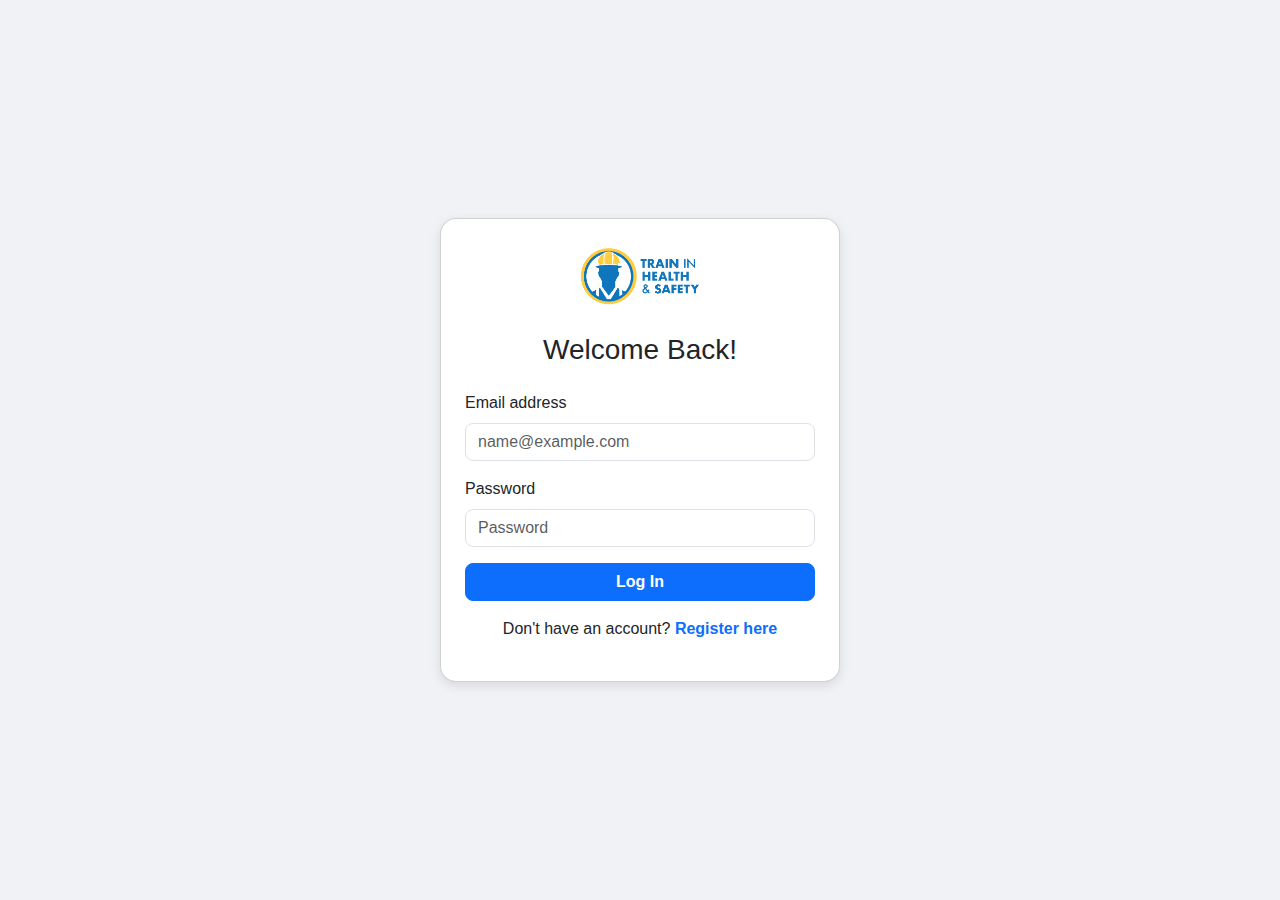
<file: index.html>
<!DOCTYPE html>
<html lang="en">
<head>
    <meta charset="UTF-8">
    <meta name="viewport" content="width=device-width, initial-scale=1.0">
    <title>Training App Login</title>
    <link rel="icon" href="ico.png" type="image/png">
    <!-- Bootstrap CSS for responsive design and components -->
    <link href="https://cdn.jsdelivr.net/npm/bootstrap@5.3.3/dist/css/bootstrap.min.css" rel="stylesheet">
    <!-- Link to our external stylesheet -->
    <link rel="stylesheet" href="css/style.css">
</head>
<body>

    <div class="container">
        <div class="card p-4">
            <!-- Logo Section -->
            <img src="img/logo.png" alt="Training App Logo" class="img-fluid mb-4 d-block mx-auto" style="max-width: 150px;">
            
            <!-- Login Form Section -->
            <div id="login-form">
                <h3 class="card-title text-center mb-4">Welcome Back!</h3>
                <form>
                    <div class="mb-3">
                        <label for="login-email" class="form-label">Email address</label>
                        <input type="email" class="form-control" id="login-email" placeholder="name@example.com" required>
                    </div>
                    <div class="mb-3">
                        <label for="login-password" class="form-label">Password</label>
                        <input type="password" class="form-control" id="login-password" placeholder="Password" required>
                    </div>
                    <button type="submit" class="btn btn-primary w-100">Log In</button>
                     <div id="login-loader" class="loader mt-3" style="display: none;"></div>
                </form>
                <div class="text-center mt-3">
                    <p>Don't have an account? <a href="#" id="show-register">Register here</a></p>
                </div>
            </div>

            <!-- Registration Form Section (initially hidden) -->
            <div id="register-form" style="display: none;">
                <h3 class="card-title text-center mb-4">Create Account</h3>
                <form>
                    <div class="mb-3">
                        <label for="register-name" class="form-label">Full Name</label>
                        <input type="text" class="form-control" id="register-name" placeholder="Full Name" required>
                    </div>
                    <div class="mb-3">
                        <label for="register-email" class="form-label">Email address</label>
                        <input type="email" class="form-control" id="register-email" placeholder="name@example.com" required>
                    </div>
                    <div class="mb-3">
                        <label for="register-password" class="form-label">Password</label>
                        <input type="password" class="form-control" id="register-password" placeholder="Password" required>
                    </div>
                    <div class="mb-3">
                        <label for="confirm-password" class="form-label">Confirm Password</label>
                        <input type="password" class="form-control" id="confirm-password" placeholder="Confirm Password" required>
                    </div>
                    <button type="submit" class="btn btn-success w-100">Register</button>
                    <div id="register-loader" class="loader mt-3" style="display: none;"></div>
                </form>
                <div class="text-center mt-3">
                    <p>Already have an account? <a href="#" id="show-login">Log In here</a></p>
                </div>
            </div>
        </div>
    </div>

    <!-- Bootstrap JS and Popper -->
    <script src="https://cdn.jsdelivr.net/npm/bootstrap@5.3.3/dist/js/bootstrap.bundle.min.js"></script>
    <!-- Link to our external JavaScript file -->
    <script src="js/app.js"></script>
</body>
</html>
</file>
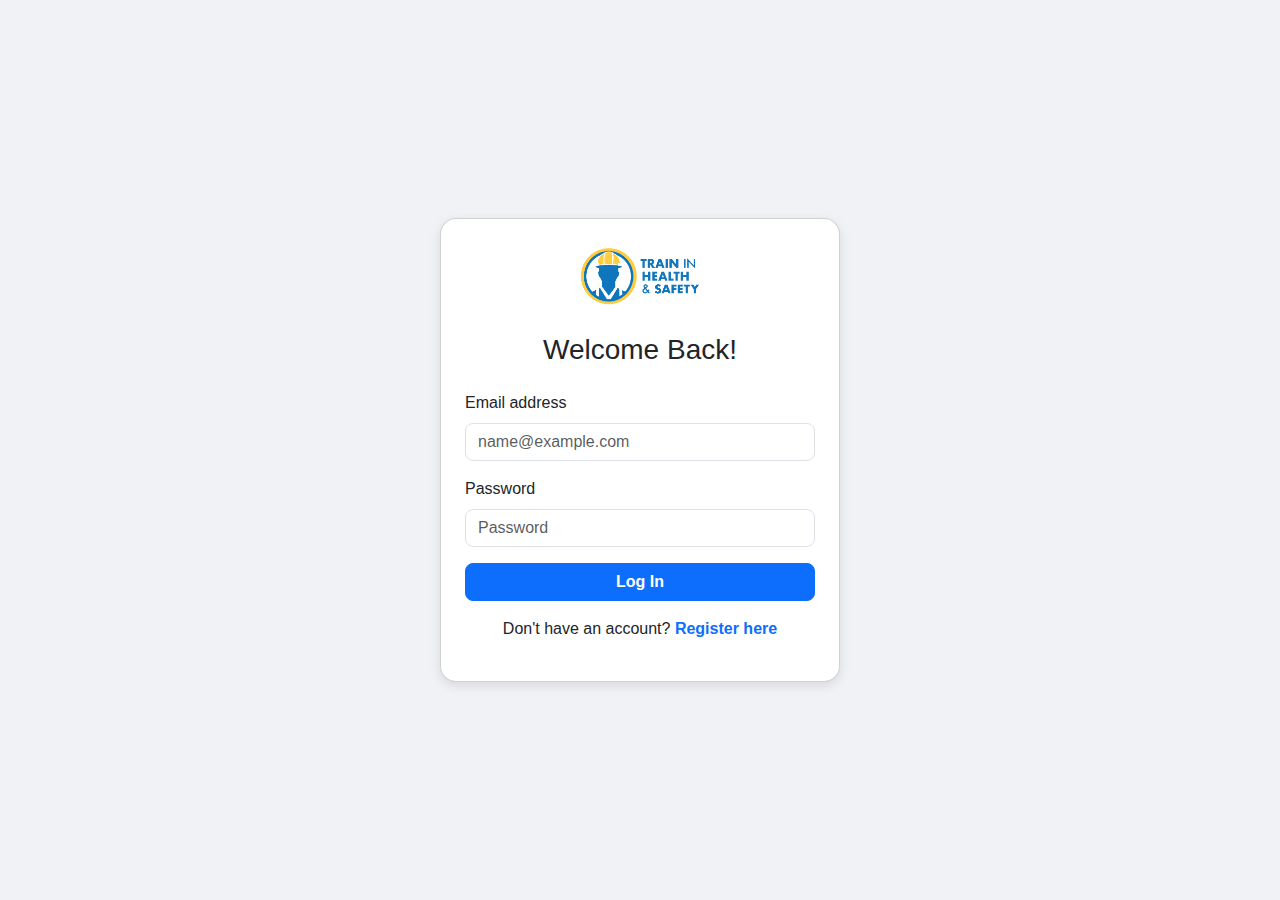
<file: home.html>
<!DOCTYPE html>
<html lang="en">
<head>
    <meta charset="UTF-8">
    <meta name="viewport" content="width=device-width, initial-scale=1.0">
    <title>Training App Home</title>
    <link href="https://cdn.jsdelivr.net/npm/bootstrap@5.3.3/dist/css/bootstrap.min.css" rel="stylesheet">
    <link href="https://cdn.jsdelivr.net/npm/bootstrap-icons/font/bootstrap-icons.css" rel="stylesheet">
    <style>
        :root {
            --primary-color: #007bff;
            --secondary-color: #6c757d;
            --success-color: #28a745;
            --error-color: #dc3545;
            --background-color: #f0f2f5;
            --card-background: #ffffff;
            --text-color: #343a40;
            --light-text-color: #6c757d;
        }

        body {
            font-family: 'Segoe UI', Roboto, 'Helvetica Neue', Arial, sans-serif;
            background-color: var(--background-color);
            color: var(--text-color);
        }
        
        .message-box {
            position: fixed;
            bottom: 20px;
            right: 20px;
            width: 300px;
            padding: 1rem;
            border-radius: 0.75rem;
            box-shadow: 0 4px 12px rgba(0, 0, 0, 0.1);
            z-index: 1000;
            opacity: 0;
            transform: translateY(20px) translateX(120%);
            transition: transform 0.4s ease-in-out, opacity 0.4s ease-in-out;
            display: flex;
            align-items: center;
            gap: 10px;
        }
        .message-box.show {
            transform: translateY(0) translateX(0);
            opacity: 1;
        }
        .message-box.success {
            background-color: #d4edda;
            color: var(--success-color);
            border: 1px solid #c3e6cb;
        }
        .message-box.error {
            background-color: #f8d7da;
            color: var(--error-color);
            border: 1px solid #f5c6cb;
        }
        .video-container {
            position: relative;
            padding-bottom: 56.25%; /* 16:9 Aspect Ratio */
            height: 0;
            overflow: hidden;
            max-width: 100%;
            border-radius: 0.5rem;
            box-shadow: 0 2px 8px rgba(0,0,0,0.1);
        }
        .video-container iframe {
            position: absolute;
            top: 0;
            left: 0;
            width: 100%;
            height: 100%;
            border: none;
        }
        .course-card-content {
            height: 100%;
            display: flex;
            flex-direction: column;
            justify-content: space-between;
        }
        .course-card {
            transition: transform 0.3s ease-in-out, box-shadow 0.3s ease-in-out;
            border: none;
            border-radius: 0.75rem;
            background-color: var(--card-background);
        }
        .course-card:hover {
            transform: translateY(-8px);
            box-shadow: 0 12px 24px rgba(0,0,0,0.15);
        }
        .course-card .card-text {
            color: var(--light-text-color);
        }
        .course-card .card-title {
            color: var(--primary-color);
            font-weight: 600;
        }
        .btn-primary {
            background-color: var(--primary-color);
            border-color: var(--primary-color);
            transition: background-color 0.2s, border-color 0.2s;
        }
        .btn-primary:hover {
            background-color: #0056b3;
            border-color: #0056b3;
        }
        .btn-danger {
            background-color: var(--error-color);
            border-color: var(--error-color);
            transition: background-color 0.2s, border-color 0.2s;
        }
        .btn-danger:hover {
            background-color: #c82333;
            border-color: #c82333;
        }
        .header-bg {
            background: linear-gradient(to right, #007bff, #0056b3);
            color: white;
            box-shadow: 0 4px 6px rgba(0, 0, 0, 0.1);
        }
        .header-bg .h4 {
            color: white !important;
            font-weight: 600;
        }
        .user-info {
            display: flex;
            align-items: center;
            gap: 10px;
            color: white;
        }
        .user-info .bi {
            font-size: 1.2rem;
        }
    </style>
</head>
<body>

    <header class="p-4 sticky-top header-bg">
        <div class="container d-flex justify-content-between align-items-center">
            <h1 class="h4 mb-0 d-flex align-items-center">
                Training App
                <span id="training-status-badge" class="badge bg-success ms-4 d-none">
        Training Completed!
    </span>
            </h1>
            <div class="d-flex align-items-center">
                <div class="user-info me-3">
                    <i class="bi bi-person-circle"></i>
                    <span id="userName" class="d-none d-sm-block"></span>
                </div>
                <button id="logoutButton" class="btn btn-light">
                    <i class="bi bi-box-arrow-right me-2"></i>Logout
                </button>
            </div>
        </div>
    </header>

    <main class="container my-5">
        <div id="message-box" class="message-box d-none">
            <i id="message-icon" class="bi"></i>
            <span id="message-text"></span>
        </div>

        <div id="course-view">
            <h2 class="h3 text-center text-md-start mb-4">Available Courses 📚</h2>
            <div id="course-list" class="row">
            </div>
        </div>

   


        <div id="quiz-view" class="d-none">
            <h2 id="quiz-title" class="h3 text-center mb-4"></h2>
            <div id="quiz-content" class="bg-white rounded p-4 shadow-sm">
                <div class="mb-4">
                    <div id="video-embed" class="video-container"></div>
                </div>
                <div id="quiz-questions"></div>
                <div class="d-flex justify-content-between mt-4">
                    <button id="back-to-courses" class="btn btn-secondary">
                        <i class="bi bi-arrow-left"></i> Back to Courses
                    </button>
                    <button id="submit-quiz" class="btn btn-primary">
                        Submit Quiz <i class="bi bi-check-circle-fill"></i>
                    </button>
                </div>
            </div>
        </div>
    </main>

    <script src="https://cdn.jsdelivr.net/npm/bootstrap@5.3.3/dist/js/bootstrap.bundle.min.js"></script>
    <script type="module" src="js/home.js"></script>
</body>
</html>
</file>
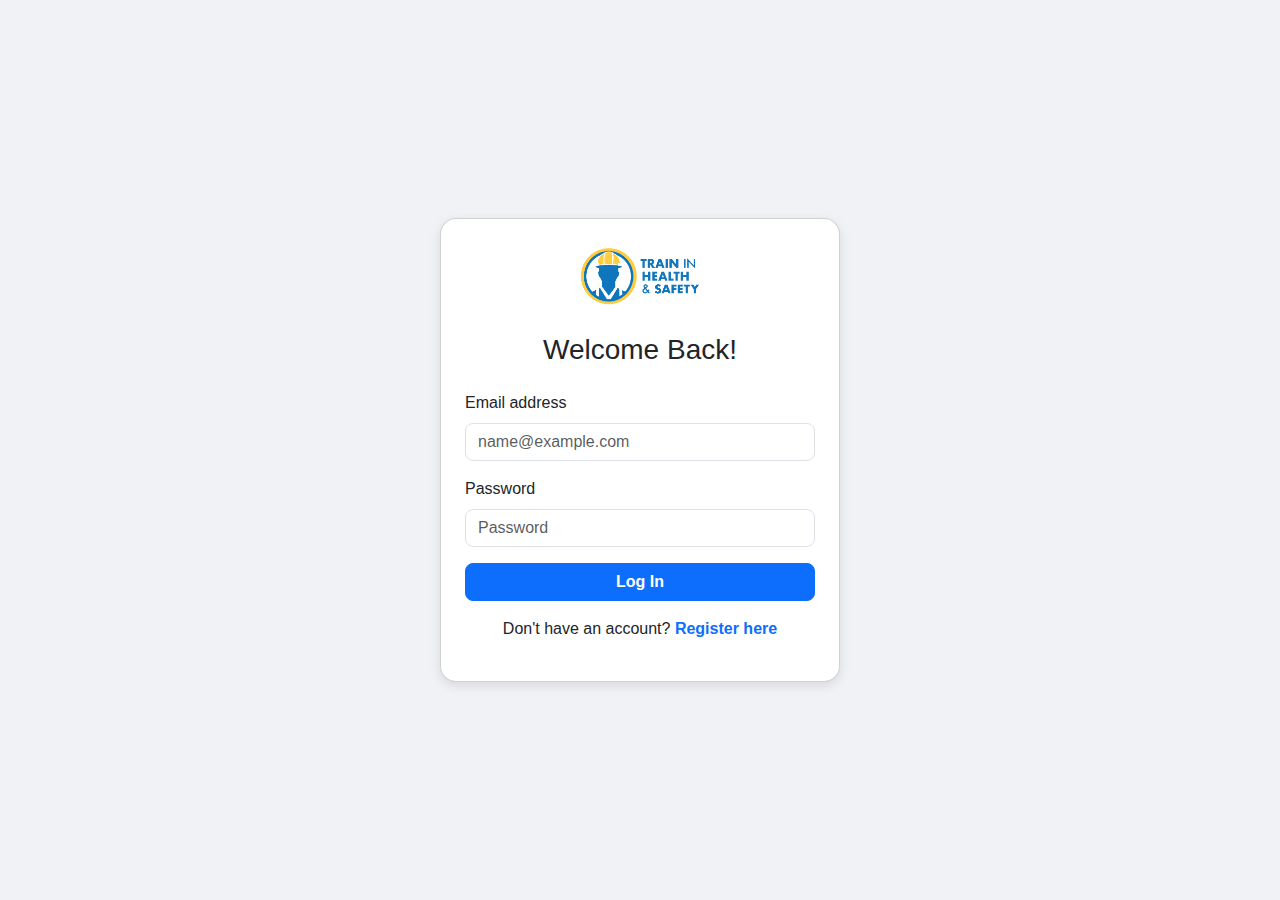
<file: login.html>
<!DOCTYPE html>
<html lang="en">
<head>
    <meta charset="UTF-8">
    <meta name="viewport" content="width=device-width, initial-scale=1.0">
    <title>Training App Login</title>
    <!-- Bootstrap CSS for responsive design and components -->
    <link href="https://cdn.jsdelivr.net/npm/bootstrap@5.3.3/dist/css/bootstrap.min.css" rel="stylesheet">
    <!-- Link to our external stylesheet -->
    <link rel="stylesheet" href="css/style.css">
</head>
<body>

    <div class="container">
        <div class="card p-4">
            <!-- Logo Section -->
            <img src="img/logo.png" alt="Training App Logo" class="img-fluid mb-4 d-block mx-auto" style="max-width: 150px;">
            
            <!-- Login Form Section -->
            <div id="login-form">
                <h3 class="card-title text-center mb-4">Welcome Back!</h3>
                <form>
                    <div class="mb-3">
                        <label for="login-email" class="form-label">Email address</label>
                        <input type="email" class="form-control" id="login-email" placeholder="name@example.com" required>
                    </div>
                    <div class="mb-3">
                        <label for="login-password" class="form-label">Password</label>
                        <input type="password" class="form-control" id="login-password" placeholder="Password" required>
                    </div>
                    <button type="submit" class="btn btn-primary w-100">Log In</button>
                </form>
                <div class="text-center mt-3">
                    <p>Don't have an account? <a href="#" id="show-register">Register here</a></p>
                </div>
            </div>

            <!-- Registration Form Section (initially hidden) -->
            <div id="register-form" style="display: none;">
                <h3 class="card-title text-center mb-4">Create Account</h3>
                <form>
                    <div class="mb-3">
                        <label for="register-name" class="form-label">Full Name</label>
                        <input type="text" class="form-control" id="register-name" placeholder="Full Name" required>
                    </div>
                    <div class="mb-3">
                        <label for="register-email" class="form-label">Email address</label>
                        <input type="email" class="form-control" id="register-email" placeholder="name@example.com" required>
                    </div>
                    <div class="mb-3">
                        <label for="register-password" class="form-label">Password</label>
                        <input type="password" class="form-control" id="register-password" placeholder="Password" required>
                    </div>
                    <div class="mb-3">
                        <label for="confirm-password" class="form-label">Confirm Password</label>
                        <input type="password" class="form-control" id="confirm-password" placeholder="Confirm Password" required>
                    </div>
                    <button type="submit" class="btn btn-success w-100">Register</button>
                </form>
                <div class="text-center mt-3">
                    <p>Already have an account? <a href="#" id="show-login">Log In here</a></p>
                </div>
            </div>
        </div>
    </div>

    <!-- Bootstrap JS and Popper -->
    <script src="https://cdn.jsdelivr.net/npm/bootstrap@5.3.3/dist/js/bootstrap.bundle.min.js"></script>
    <!-- Link to our external JavaScript file -->
    <script src="js/app.js"></script>
</body>
</html>
</file>
<file: css/style.css>
/* Custom CSS to style the page and forms */
body {
    background-color: #f0f2f5; /* A light, clean background color */
    font-family: 'Inter', sans-serif;
}
/* Center the container vertically and horizontally */
.container {
    display: flex;
    align-items: center;
    justify-content: center;
    height: 100vh;
}
/* Style the card containing the forms */
.card {
    border-radius: 1rem;
    box-shadow: 0 4px 12px rgba(0, 0, 0, 0.1);
    max-width: 400px; /* Constrain width for a better mobile experience */
    width: 100%;
}
/* Add a little padding to the form elements */
.form-control {
    border-radius: 0.5rem;
}
/* Style the buttons */
.btn-primary, .btn-success {
    border-radius: 0.5rem;
    font-weight: bold;
}
/* Initially hide the registration form */
#register-form {
    display: none;
}
/* Style the toggle links */
a {
    color: #0d6efd;
    text-decoration: none;
    font-weight: 600;
}
a:hover {
    text-decoration: underline;
}
  .message-box {
    position: fixed;
    top: 20px;
    right: 45%;
    z-index: 1000;
    padding: 1rem;
    border-radius: 0.5rem;
    color: white; /* Changed from 'blue' to 'white' for readability */
    box-shadow: 0 4px 6px rgba(0, 0, 0, 0.1);
    transition: transform 0.3s ease-in-out;
    transform: translateY(-100px); /* Start off-screen */
}
.message-box.show {
    transform: translateY(0); /* Slide in */
}
.message-box.success {
    background-color: #28a745;
}
.message-box.error {
    background-color: #dc3545;
}
        /* Style for the YouTube video container */
        .video-container {
            position: relative;
            padding-bottom: 56.25%; /* 16:9 aspect ratio */
            height: 0;
            overflow: hidden;
            border-radius: 0.5rem;
        }
        .video-container iframe {
            position: absolute;
            top: 0;
            left: 0;
            width: 100%;
            height: 100%;
        }

        /* Loader CSS */
.loader {
    border: 4px solid #f3f3f3; /* Light grey */
    border-top: 4px solid #3498db; /* Blue */
    border-radius: 50%;
    width: 30px;
    height: 30px;
    animation: spin 1s linear infinite;
    margin: auto;
}
@keyframes spin {
    0% { transform: rotate(0deg); }
    100% { transform: rotate(360deg); }
}
</file>
